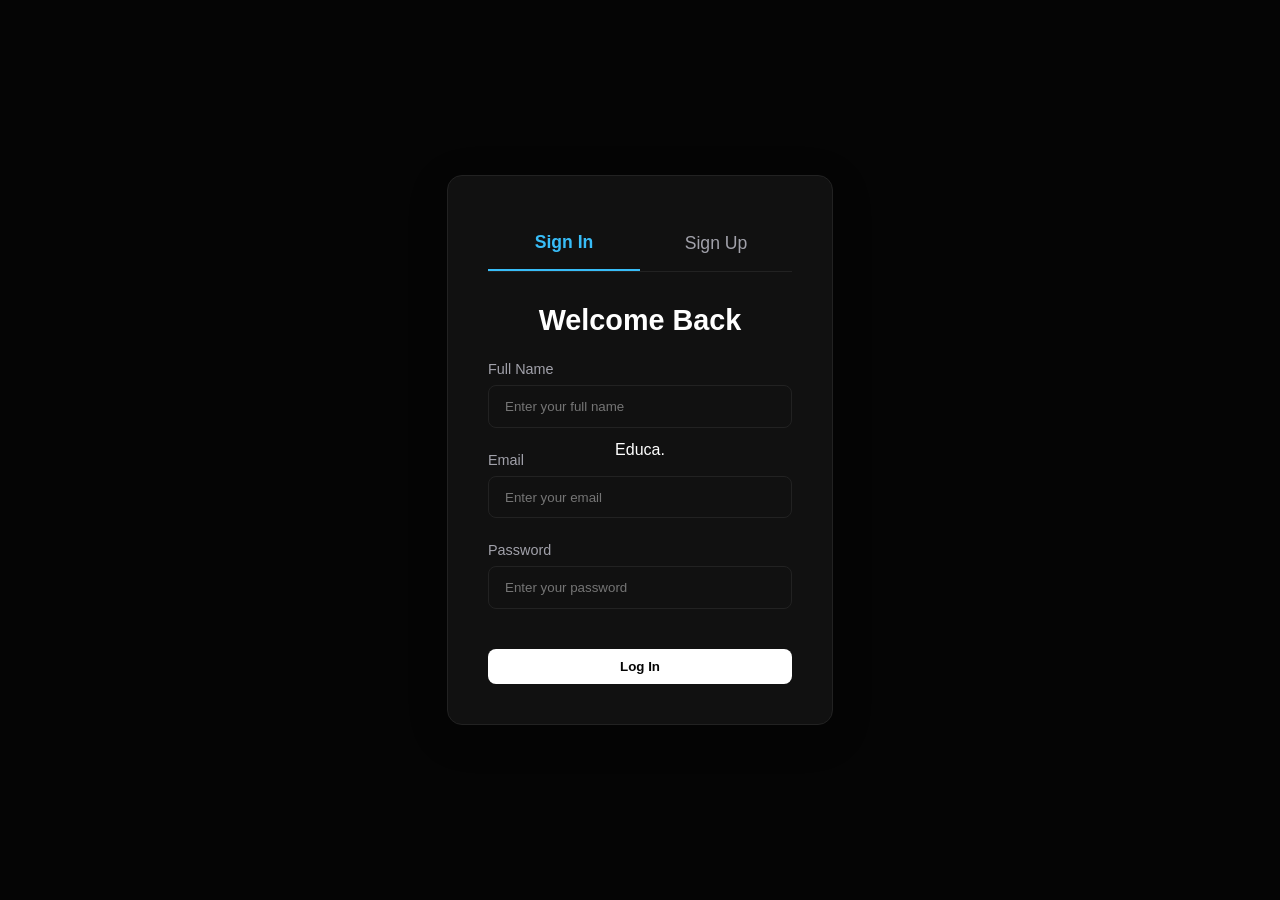
<file: login.html>
<!DOCTYPE html>
<html lang="en">
<head>
    <meta charset="UTF-8">
    <meta name="viewport" content="width=device-width, initial-scale=1.0">
    <title>Login | Educa</title>
    <link rel="stylesheet" href="css/main.css">
    <link href="https://fonts.googleapis.com/css2?family=Poppins:wght@300;400;600;700&display=swap" rel="stylesheet">
</head>
<body class="center-body">
    <header style="position: absolute;">
        <nav class="container">
            <div class="logo"><a href="index.html" style="color: inherit; text-decoration: none;">Educa<span>.</span></a></div>
        </nav>
    </header>

    <div class="auth-container">
        <div class="auth-card">
            <div class="auth-tabs">
                <button class="auth-tab active" id="tab-login" onclick="switchTab('login')">Sign In</button>
                <button class="auth-tab" id="tab-register" onclick="switchTab('register')">Sign Up</button>
            </div>

            <form id="auth-form" class="auth-form" onsubmit="handleLogin(event)">
                <h2 id="form-title">Welcome Back</h2>
                
                <div class="input-group hidden" id="name-group">
                    <label for="name">Full Name</label>
                    <input type="text" id="name" placeholder="Enter your full name">
                </div>

                <div class="input-group">
                    <label for="email">Email</label>
                    <input type="email" id="email" placeholder="Enter your email" required>
                </div>

                <div class="input-group">
                    <label for="password">Password</label>
                    <input type="password" id="password" placeholder="Enter your password" required>
                </div>

                <button type="submit" class="btn primary-btn full-width" id="submit-btn">Log In</button>
            </form>
        </div>
    </div>

    <script src="js/login.js"></script>
</body>
</html>
</file>
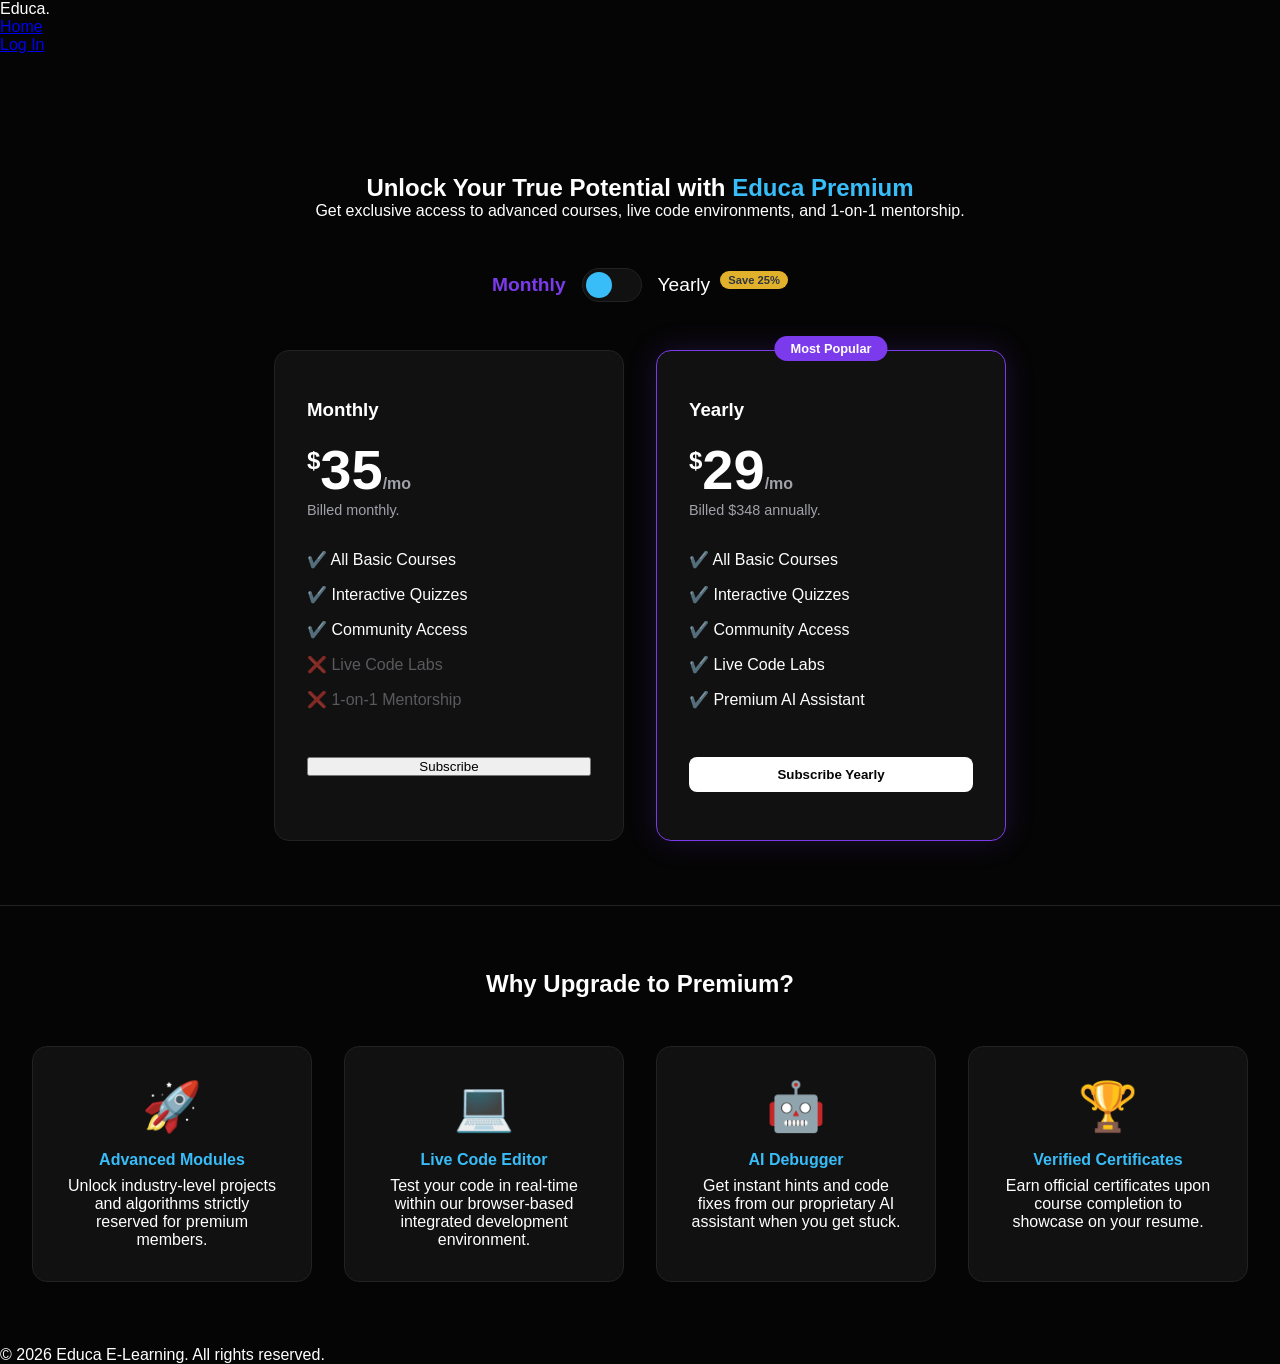
<file: pricing.html>
<!DOCTYPE html>
<html lang="en">
<head>
    <meta charset="UTF-8">
    <meta name="viewport" content="width=device-width, initial-scale=1.0">
    <title>Subscribe to Premium | Educa</title>
    <link rel="stylesheet" href="css/main.css">
    <link href="https://fonts.googleapis.com/css2?family=Poppins:wght@300;400;600;700&display=swap" rel="stylesheet">
</head>
<body>
    <header>
        <nav class="container">
            <div class="logo"><a href="index.html" style="color: inherit; text-decoration: none;">Educa<span>.</span></a></div>
            <ul class="nav-links">
                <li><a href="index.html">Home</a></li>
                <li><a href="login.html">Log In</a></li>
            </ul>
        </nav>
    </header>

    <main>
        <section class="pricing-hero container">
            <h1>Unlock Your True Potential with <span>Educa Premium</span></h1>
            <p>Get exclusive access to advanced courses, live code environments, and 1-on-1 mentorship.</p>
            
            <div class="billing-toggle">
                <span id="monthly-label" class="active">Monthly</span>
                <label class="switch">
                    <input type="checkbox" id="billing-switch" onchange="toggleBilling()">
                    <span class="slider round"></span>
                </label>
                <span id="yearly-label">Yearly <span class="badge">Save 25%</span></span>
            </div>

            <div class="pricing-cards">
                <div class="price-card">
                    <h3>Monthly</h3>
                    <div class="price"><span class="currency">$</span><span class="amount" id="price-monthly">35</span><span class="period">/mo</span></div>
                    <p class="billed-desc" id="desc-monthly">Billed monthly.</p>
                    <ul class="feature-list">
                        <li>✔️ All Basic Courses</li>
                        <li>✔️ Interactive Quizzes</li>
                        <li>✔️ Community Access</li>
                        <li class="disabled">❌ Live Code Labs</li>
                        <li class="disabled">❌ 1-on-1 Mentorship</li>
                    </ul>
                    <button class="btn secondary-btn full-width" onclick="window.location.href='login.html'">Subscribe</button>
                </div>

                <div class="price-card popular">
                    <div class="popular-tag">Most Popular</div>
                    <h3>Yearly</h3>
                    <div class="price"><span class="currency">$</span><span class="amount" id="price-yearly">29</span><span class="period">/mo</span></div>
                    <p class="billed-desc" id="desc-yearly">Billed $348 annually.</p>
                    <ul class="feature-list">
                        <li>✔️ All Basic Courses</li>
                        <li>✔️ Interactive Quizzes</li>
                        <li>✔️ Community Access</li>
                        <li>✔️ Live Code Labs</li>
                        <li>✔️ Premium AI Assistant</li>
                    </ul>
                    <button class="btn primary-btn full-width" onclick="window.location.href='login.html'">Subscribe Yearly</button>
                </div>
            </div>
        </section>

        <section class="premium-features container">
            <h2>Why Upgrade to Premium?</h2>
            <div class="features-grid">
                <div class="feature-item">
                    <div class="feature-icon">🚀</div>
                    <h4>Advanced Modules</h4>
                    <p>Unlock industry-level projects and algorithms strictly reserved for premium members.</p>
                </div>
                <div class="feature-item">
                    <div class="feature-icon">💻</div>
                    <h4>Live Code Editor</h4>
                    <p>Test your code in real-time within our browser-based integrated development environment.</p>
                </div>
                <div class="feature-item">
                    <div class="feature-icon">🤖</div>
                    <h4>AI Debugger</h4>
                    <p>Get instant hints and code fixes from our proprietary AI assistant when you get stuck.</p>
                </div>
                <div class="feature-item">
                    <div class="feature-icon">🏆</div>
                    <h4>Verified Certificates</h4>
                    <p>Earn official certificates upon course completion to showcase on your resume.</p>
                </div>
            </div>
        </section>
    </main>

    <footer>
        <div class="container">
            <p>&copy; 2026 Educa E-Learning. All rights reserved.</p>
        </div>
    </footer>

    <script src="js/pricing.js"></script>
</body>
</html>
</file>
<file: css/main.css>
/* --- Stellar Theme Variables --- */
:root {
    --bg-dark: #050505;
    --sidebar-bg: #0a0a0a;
    --card-bg: #111111;
    --card-border: #222222;
    --accent-primary: #7c3aed;
    --accent-secondary: #38bdf8;
    --text-primary: #ffffff;
    --text-muted: #a1a1aa;
    --font-main: 'Inter', sans-serif;
}

* { margin: 0; padding: 0; box-sizing: border-box; font-family: var(--font-main); }

body {
    display: flex;
    flex-direction: column; /* Accommodate top nav */
    height: 100vh;
    background-color: var(--bg-dark);
    color: var(--text-primary);
    overflow: hidden;
}

/* --- Top Navbar Styles --- */
.top-navbar {
    display: flex;
    justify-content: space-between;
    align-items: center;
    padding: 16px 48px;
    background: var(--bg-dark);
    border-bottom: 1px solid var(--card-border);
    z-index: 100;
}

.nav-brand-top h2 {
    font-size: 32px;
    font-weight: 700;
    color: var(--text-muted);
    letter-spacing: -1px;
}

.nav-brand-top .dot {
    color: #22c55e;
}

.top-nav-menu {
    display: flex;
    list-style: none;
    gap: 40px;
}

.top-nav-menu a {
    text-decoration: none;
    color: var(--text-primary);
    font-weight: 400;
    font-size: 15px;
    transition: color 0.2s ease;
}

.top-nav-menu a:hover {
    color: #22c55e;
}

.top-nav-auth {
    display: flex;
    align-items: center;
    gap: 24px;
}

.sign-in-link {
    text-decoration: none;
    color: var(--text-primary);
    font-size: 15px;
    font-weight: 500;
}

.join-btn {
    text-decoration: none;
    color: var(--text-primary);
    border: 1px solid var(--card-border);
    padding: 8px 24px;
    border-radius: 6px;
    font-size: 15px;
    font-weight: 500;
    transition: all 0.3s ease;
}

.join-btn:hover {
    background: var(--text-primary);
    color: var(--bg-dark);
}

/* --- Layout Wrapper for Sidebar & Main Content --- */
.app-container {
    display: flex;
    flex: 1;
    overflow: hidden;
}

/* --- Sidebar --- */
.sidebar {
    width: 260px;
    height: 100%;
    background: var(--sidebar-bg);
    border-right: 1px solid var(--card-border);
    padding: 24px;
    display: flex;
    flex-direction: column;
    transition: width 0.3s ease, padding 0.3s ease;
    overflow-x: hidden;
    white-space: nowrap;
}

.brand {
    display: flex;
    align-items: center;
    gap: 12px;
    margin-bottom: 40px;
}
.logo-icon {
    background: linear-gradient(135deg, var(--accent-primary), var(--accent-secondary));
    width: 32px; height: 32px;
    border-radius: 8px;
    display: flex; align-items: center; justify-content: center;
    font-size: 20px;
}
.brand h2 { font-weight: 600; font-size: 22px; letter-spacing: -0.5px;}

.nav-label { font-size: 11px; color: #555; font-weight: 700; letter-spacing: 1px; margin-bottom: 12px; }
.mt-2 { margin-top: 32px; }

.nav-links { list-style: none; }
.nav-links button {
    width: 100%; text-align: left;
    background: transparent; border: none;
    color: var(--text-muted); padding: 10px 12px;
    border-radius: 6px; font-size: 14px; font-weight: 500;
    cursor: pointer; display: flex; align-items: center; gap: 10px;
    transition: 0.2s ease;
    margin-bottom: 4px;
}
.nav-links button i { font-size: 18px; }
.nav-links button:hover, .nav-links button.active {
    background: var(--card-bg); color: var(--text-primary);
}

/* --- Sidebar Collapse Magic --- */
.sidebar.collapsed {
    width: 84px;
    padding: 24px 16px;
}
.sidebar.collapsed .link-text,
.sidebar.collapsed .nav-label {
    display: none;
}
.sidebar.collapsed .brand {
    justify-content: center;
    margin-bottom: 40px;
}
.sidebar.collapsed .nav-links button {
    justify-content: center;
    padding: 12px 0;
}
.sidebar.collapsed .nav-links button i {
    font-size: 24px;
    margin: 0;
}

/* --- Main Area --- */
.content-area {
    flex: 1; padding: 32px 48px; overflow-y: auto;
}

.top-nav {
    display: flex; justify-content: space-between; align-items: center;
    margin-bottom: 40px;
}
.breadcrumb { color: var(--text-muted); font-size: 14px; }
.breadcrumb span { color: var(--text-primary); font-weight: 500; }

.user-chip {
    display: flex; align-items: center; gap: 10px;
    background: var(--card-bg); padding: 6px 12px;
    border-radius: 20px; border: 1px solid var(--card-border);
    font-size: 14px; font-weight: 500;
}
.user-chip img { width: 24px; height: 24px; border-radius: 50%; }

/* --- Webflow Stellar Dashboard --- */
.stellar-header { margin-bottom: 32px; }
.stellar-header p { color: var(--text-muted); margin-top: 8px; font-size: 16px; }

.gradient-text {
    background: linear-gradient(to right, #fff, var(--text-muted));
    -webkit-background-clip: text; -webkit-text-fill-color: transparent;
    font-size: 40px; font-weight: 700; letter-spacing: -1px;
}

/* Bento Grid */
.bento-grid {
    display: grid;
    grid-template-columns: repeat(3, 1fr);
    grid-gap: 20px;
}

.bento-card {
    background: var(--card-bg);
    border: 1px solid var(--card-border);
    border-radius: 16px;
    padding: 24px;
    transition: transform 0.3s ease;
}
.bento-card:hover { transform: translateY(-4px); border-color: #333; }

.feature-card { grid-column: span 2; }
.feature-card h3 { color: var(--text-muted); font-size: 14px; display: flex; align-items: center; gap: 8px; margin-bottom: 16px; }
.feature-card h2 { font-size: 24px; margin-bottom: 20px; font-weight: 600; }

.stat-card { display: flex; flex-direction: column; justify-content: space-between; gap: 20px; }
.stat-card i { font-size: 32px; color: var(--text-muted); }
.stat-card h3 { color: var(--text-muted); font-size: 14px; font-weight: 500; }
.stat-card h2 { font-size: 32px; font-weight: 700; }

/* UI Elements */
.progress-bar { width: 100%; height: 6px; background: #222; border-radius: 10px; overflow: hidden; margin-bottom: 8px;}
.progress-fill { height: 100%; background: linear-gradient(90deg, var(--accent-primary), var(--accent-secondary)); border-radius: 10px;}
.feature-card p { font-size: 13px; color: var(--text-muted); margin-bottom: 24px; }

.primary-btn {
    background: var(--text-primary); color: var(--bg-dark);
    border: none; padding: 10px 20px; border-radius: 8px;
    font-weight: 600; cursor: pointer; transition: 0.2s;
}
.primary-btn:hover { background: #e4e4e7; }

/* Animations */
.fade-in { animation: fadeInUp 0.4s ease forwards; }
@keyframes fadeInUp { from { opacity: 0; transform: translateY(15px); } to { opacity: 1; transform: translateY(0); } }

/* --- Theme Elements --- */
.theme-btn {
    background: transparent;
    border: 1px solid var(--card-border);
    color: var(--text-primary);
    width: 38px;
    height: 38px;
    border-radius: 50%;
    display: flex;
    align-items: center;
    justify-content: center;
    cursor: pointer;
    font-size: 20px;
    transition: all 0.3s ease;
}

.theme-btn:hover {
    background: var(--card-bg);
    transform: scale(1.05);
}

.icon-btn {
    background: transparent; border: none; color: var(--text-primary);
    font-size: 26px; cursor: pointer; display: flex; align-items: center; justify-content: center;
    transition: color 0.3s ease;
}
.icon-btn:hover { color: #22c55e; }

/* --- Smooth Transitions --- */
body, .sidebar, .top-navbar, .bento-card, .primary-btn, .nav-links button, input {
    transition: background-color 0.4s ease, color 0.4s ease, border-color 0.4s ease;
}

/* --- LIGHT MODE VARIABLES --- */
body.light-mode {
    --bg-dark: #f8fafc;
    --sidebar-bg: #ffffff;
    --card-bg: #ffffff;
    --card-border: #e2e8f0;
    --text-primary: #0f172a;
    --text-muted: #64748b;
}

body.light-mode .gradient-text {
    background: linear-gradient(to right, #0f172a, #64748b);
    -webkit-background-clip: text;
    -webkit-text-fill-color: transparent;
}

/* --- Course Card & Hover Popup Effect --- */
.course-card { padding: 16px; display: flex; flex-direction: column; gap: 16px; }
.course-img-wrapper { position: relative; width: 100%; height: 180px; border-radius: 12px; overflow: hidden; }
.course-img-wrapper img { width: 100%; height: 100%; object-fit: cover; transition: transform 0.4s ease; }
.course-hover-popup {
    position: absolute; top: 0; left: 0; width: 100%; height: 100%;
    background: rgba(10, 10, 10, 0.85); backdrop-filter: blur(4px);
    display: flex; flex-direction: column; align-items: center; justify-content: center;
    opacity: 0; transition: opacity 0.4s ease; padding: 20px; text-align: center; color: #fff;
}
.course-hover-popup p { font-size: 13px; margin-bottom: 12px; color: #e2e8f0; }
.course-card:hover .course-img-wrapper img { transform: scale(1.1); }
.course-card:hover .course-hover-popup { opacity: 1; }

.teacher-card { display: flex; align-items: center; gap: 16px; }
.teacher-card img { width: 60px; height: 60px; border-radius: 50%; border: 2px solid var(--accent-primary); }

/* --- HERO SECTION (LANDING PAGE) --- */
.hero-section { display: flex; align-items: center; justify-content: space-between; min-height: 75vh; padding: 20px 40px; gap: 40px; }
.hero-content { flex: 1; max-width: 550px; }
.hero-title { font-size: 72px; font-weight: 700; line-height: 1.1; color: var(--text-primary); margin-bottom: 24px; letter-spacing: -2px; }
.hero-subtitle { font-size: 18px; color: var(--text-muted); line-height: 1.6; margin-bottom: 40px; max-width: 450px; }
.hero-buttons { display: flex; gap: 30px; align-items: center; }

.btn-primary-green {
    background-color: #4ade80; color: #0f172a; border: none; padding: 16px 32px;
    font-size: 16px; font-weight: 600; border-radius: 6px; cursor: pointer; transition: all 0.3s ease;
}
.btn-primary-green:hover { background-color: #22c55e; transform: translateY(-2px); }

.btn-ghost { background: transparent; color: var(--text-primary); border: none; font-size: 16px; font-weight: 600; cursor: pointer; transition: color 0.3s ease; }
.btn-ghost:hover { color: #22c55e; }

.hero-images { flex: 1; position: relative; height: 500px; display: flex; justify-content: center; align-items: center; }
.image-wrapper { position: absolute; }
.image-wrapper img { position: relative; z-index: 2; box-shadow: 0 10px 30px rgba(0,0,0,0.1); }
.img-1 { top: 20px; left: 10%; z-index: 1; }
.img-1 img { width: 280px; height: 320px; object-fit: cover; }
.img-2 { bottom: 0px; right: 5%; z-index: 3; }
.img-2 img { width: 260px; height: 280px; object-fit: cover; }
.green-outline { position: absolute; border: 3px solid #4ade80; width: 60px; height: 60px; z-index: 0; }
.outline-1 { top: -20px; left: -20px; }
.outline-2 { top: -20px; right: -20px; }

/* =========================================
   UPDATED LOGIN & PRICING PAGE STYLES 
   (Using correct Stellar Theme Variables)
   ========================================= */

.center-body {
    display: flex;
    justify-content: center;
    align-items: center;
    height: 100vh;
    background-color: var(--bg-dark); /* Ensure body takes dark/light bg */
}

.auth-container {
    width: 100%;
    max-width: 450px;
    padding: 2rem;
}

.auth-card {
    background: var(--card-bg); /* Fixed */
    border: 1px solid var(--card-border); /* Fixed */
    border-radius: 15px;
    padding: 2.5rem;
    box-shadow: 0 10px 40px rgba(0,0,0,0.2);
}

.auth-tabs {
    display: flex;
    margin-bottom: 2rem;
    border-bottom: 1px solid var(--card-border); /* Fixed */
}

.auth-tab {
    flex: 1;
    background: none;
    border: none;
    color: var(--text-muted);
    padding: 1rem;
    font-size: 1.1rem;
    cursor: pointer;
    transition: all 0.3s ease;
}

.auth-tab.active {
    color: var(--accent-secondary); /* Fixed */
    border-bottom: 2px solid var(--accent-secondary); /* Fixed */
    font-weight: 600;
}

.auth-form h2 {
    text-align: center;
    margin-bottom: 1.5rem;
    font-size: 1.8rem;
    color: var(--text-primary);
}

.input-group {
    margin-bottom: 1.5rem;
}

.input-group label {
    display: block;
    margin-bottom: 0.5rem;
    color: var(--text-muted);
    font-size: 0.9rem;
}

.input-group input {
    width: 100%;
    padding: 0.8rem 1rem;
    background: transparent;
    border: 1px solid var(--card-border); /* Fixed */
    border-radius: 8px;
    color: var(--text-primary); /* Fixed */
    font-family: inherit;
    transition: border-color 0.3s ease;
}

.input-group input:focus {
    outline: none;
    border-color: var(--accent-primary); /* Fixed */
}

.full-width {
    width: 100%;
    margin-top: 1rem;
}

/* --- PRICING PAGE STYLES --- */
/* Override body for purely scrolling pages */
body:has(.pricing-hero) { 
    overflow-y: auto; 
    display: block;
}

.pricing-hero {
    text-align: center;
    padding-top: 120px;
    padding-bottom: 4rem;
}

.pricing-hero h1 {
    color: var(--text-primary);
}

.pricing-hero h1 span {
    color: var(--accent-secondary); /* Fixed */
}

.billing-toggle {
    display: flex;
    justify-content: center;
    align-items: center;
    gap: 1rem;
    margin: 3rem 0;
    font-size: 1.2rem;
    color: var(--text-primary);
}

.billing-toggle .active {
    color: var(--accent-primary); /* Fixed */
    font-weight: bold;
}

.badge {
    background: #e1b12c;
    color: #2f3640;
    font-size: 0.7rem;
    padding: 0.2rem 0.5rem;
    border-radius: 10px;
    vertical-align: super;
    margin-left: 0.3rem;
    font-weight: bold;
}

/* Toggle Switch */
.switch {
    position: relative;
    display: inline-block;
    width: 60px;
    height: 34px;
}

.switch input { opacity: 0; width: 0; height: 0; }

.slider {
    position: absolute;
    cursor: pointer;
    top: 0; left: 0; right: 0; bottom: 0;
    background-color: var(--card-bg); /* Fixed */
    border: 1px solid var(--card-border); /* Fixed */
    transition: .4s;
}

.slider:before {
    position: absolute;
    content: "";
    height: 26px;
    width: 26px;
    left: 3px;
    bottom: 3px;
    background-color: var(--accent-secondary); /* Fixed */
    transition: .4s;
}

input:checked + .slider {
    background-color: var(--accent-primary); /* Fixed */
}

input:checked + .slider:before {
    transform: translateX(26px);
    background-color: white;
}

.slider.round { border-radius: 34px; }
.slider.round:before { border-radius: 50%; }

/* Pricing Cards */
.pricing-cards {
    display: flex;
    justify-content: center;
    gap: 2rem;
    flex-wrap: wrap;
}

.price-card {
    background: var(--card-bg); /* Fixed */
    border: 1px solid var(--card-border); /* Fixed */
    border-radius: 15px;
    padding: 3rem 2rem;
    width: 350px;
    text-align: left;
    position: relative;
    transition: transform 0.3s ease;
    color: var(--text-primary);
}

.price-card:hover {
    transform: translateY(-10px);
}

.price-card.popular {
    border-color: var(--accent-primary); /* Fixed */
    box-shadow: 0 0 30px rgba(124, 58, 237, 0.2); /* Soft purple shadow */
}

.popular-tag {
    position: absolute;
    top: -15px;
    left: 50%;
    transform: translateX(-50%);
    background: var(--accent-primary); /* Fixed */
    color: white;
    padding: 0.3rem 1rem;
    border-radius: 20px;
    font-size: 0.8rem;
    font-weight: bold;
}

.price {
    font-size: 3.5rem;
    font-weight: bold;
    margin: 1rem 0 0 0;
}

.currency { font-size: 1.5rem; vertical-align: super; }
.period { font-size: 1rem; color: var(--text-muted); }
.billed-desc { color: var(--text-muted); font-size: 0.9rem; margin-bottom: 2rem; }
.feature-list { list-style: none; margin-bottom: 2rem; }
.feature-list li { margin-bottom: 1rem; font-size: 1rem; }
.feature-list li.disabled { color: var(--text-muted); opacity: 0.5; }

/* Features Grid */
.premium-features {
    background: var(--bg-dark); /* Blend in with the page background */
    border-top: 1px solid var(--card-border);
    padding: 4rem 2rem;
    color: var(--text-primary);
}

.premium-features h2 {
    text-align: center;
    margin-bottom: 2rem;
}

.features-grid {
    display: grid;
    grid-template-columns: repeat(auto-fit, minmax(250px, 1fr));
    gap: 2rem;
    margin-top: 3rem;
}

.feature-item {
    text-align: center;
    padding: 2rem;
    background: var(--card-bg); /* Fixed */
    border-radius: 15px;
    border: 1px solid var(--card-border); /* Fixed */
}

.feature-icon { font-size: 3rem; margin-bottom: 1rem; }

.feature-item h4 {
    color: var(--accent-secondary); /* Fixed */
    margin-bottom: 0.5rem;
}
</file>
